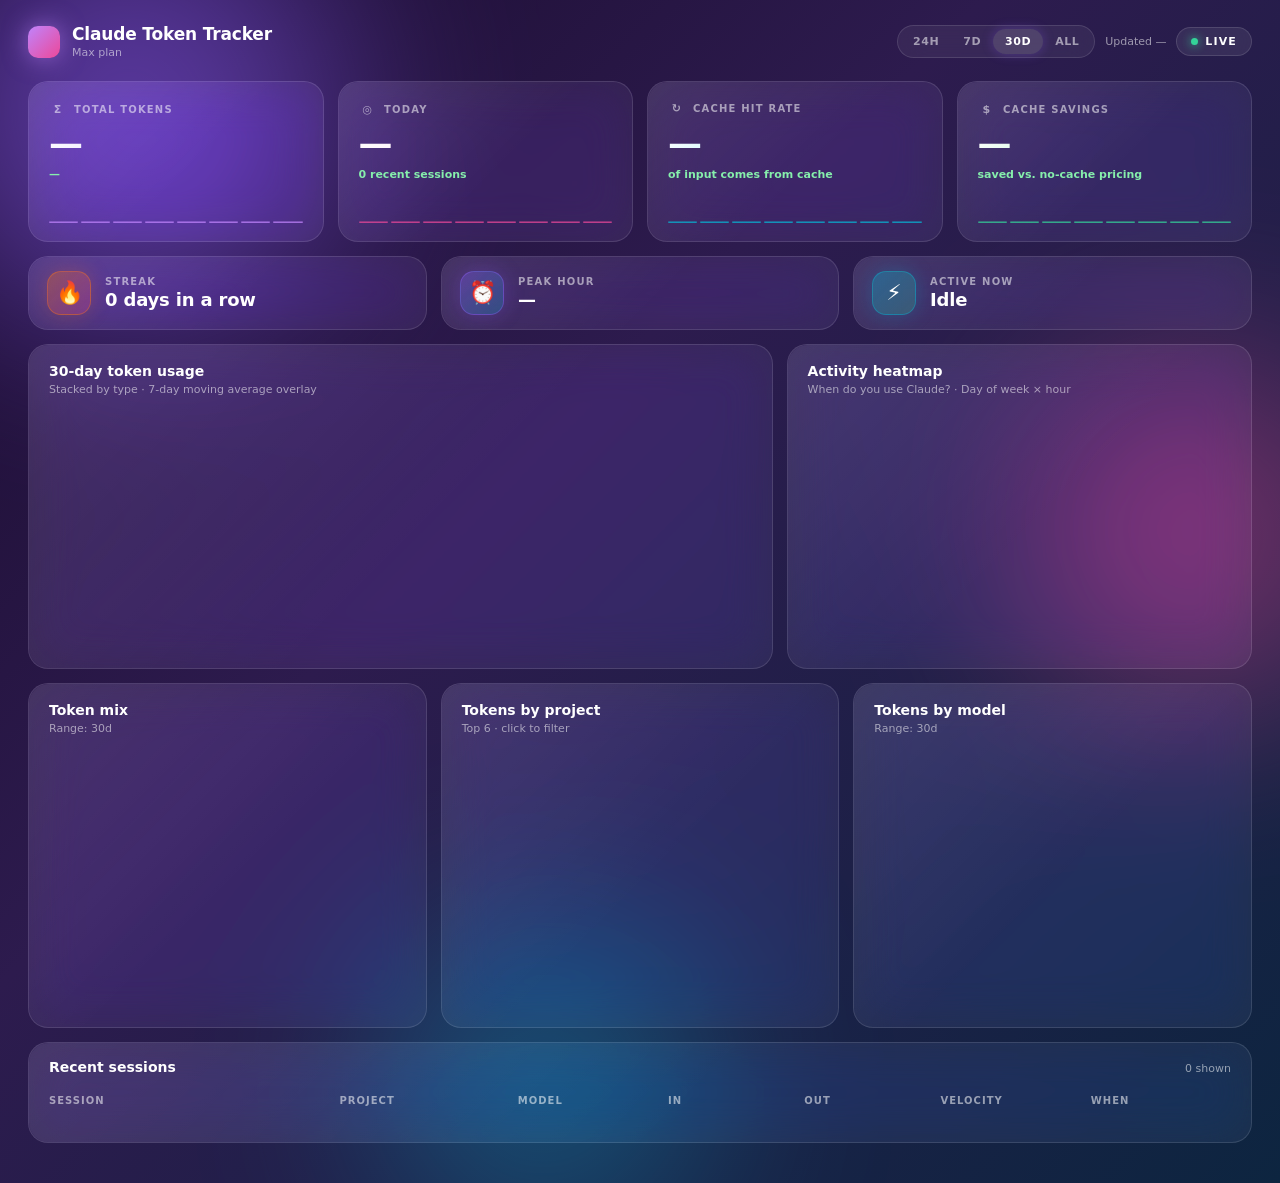
<file: claude_token_tracker/ui/index.html>
<!DOCTYPE html>
<html lang="en">
<head>
<meta charset="UTF-8">
<meta http-equiv="Content-Security-Policy"
  content="default-src 'self'; script-src 'self' 'unsafe-eval'; style-src 'self' 'unsafe-inline'; font-src 'self'; connect-src 'none'; img-src 'self' data:;">
<title>Claude Token Tracker</title>
<link rel="stylesheet" href="styles.css">
<script defer src="vendor/alpine.min.js"></script>
<script src="vendor/echarts.min.js"></script>
</head>
<body>
<div class="stage" x-data="dashboard()" x-init="init()">
  <div class="glow g1"></div>
  <div class="glow g2"></div>
  <div class="glow g3"></div>

  <div class="content">
    <!-- Header -->
    <div class="header">
      <div class="logo">
        <div class="logo-dot"></div>
        <div>
          <div class="logo-text">Claude Token Tracker</div>
          <div class="logo-sub">Max plan</div>
        </div>
      </div>
      <div class="header-right">
        <!-- Range filter -->
        <div class="range-filter">
          <template x-for="r in ['24h','7d','30d','all']" :key="r">
            <button
              class="range-btn"
              :class="{'active': range === r}"
              @click="setRange(r)"
              x-text="r"></button>
          </template>
        </div>
        <div class="updated" x-text="'Updated ' + updatedAt"></div>
        <div class="live"><span class="live-dot"></span>LIVE</div>
      </div>
    </div>

    <!-- Hero cards -->
    <div class="hero">
      <div class="glass">
        <div class="card-label"><span class="card-icon">Σ</span>Total tokens</div>
        <div class="hero-value grad-purple" x-text="fmt(data.total_tokens)">—</div>
        <div class="hero-delta" x-text="fmtTrend(data.weekly_trend_pct)">—</div>
        <div class="sparkline" x-html="sparkBars(sparkSeries('total'), 'purple')"></div>
      </div>
      <div class="glass">
        <div class="card-label"><span class="card-icon">◎</span>Today</div>
        <div class="hero-value grad-pink" x-text="fmt(data.today_tokens)">—</div>
        <div class="hero-delta" x-text="(data.sessions?.length ?? 0) + ' recent sessions'"></div>
        <div class="sparkline pink" x-html="sparkBars(sparkSeries('today'), 'pink')"></div>
      </div>
      <div class="glass">
        <div class="card-label"><span class="card-icon">↻</span>Cache hit rate</div>
        <div class="hero-value grad-cyan" x-text="fmtPct(data.cache_hit_rate)">—</div>
        <div class="hero-delta">of input comes from cache</div>
        <div class="sparkline cyan" x-html="sparkBars(sparkSeries('hit'), 'cyan')"></div>
      </div>
      <div class="glass">
        <div class="card-label"><span class="card-icon">$</span>Cache savings</div>
        <div class="hero-value grad-mint" x-text="fmtUsd(data.cache_savings_usd)">—</div>
        <div class="hero-delta">saved vs. no-cache pricing</div>
        <div class="sparkline mint" x-html="sparkBars(sparkSeries('savings'), 'mint')"></div>
      </div>
    </div>

    <!-- Insights strip -->
    <div class="insights">
      <div class="glass chip">
        <div class="chip-icon flame">🔥</div>
        <div>
          <div class="chip-label">Streak</div>
          <div class="chip-value" x-text="(data.streak_days ?? 0) + ' day' + ((data.streak_days === 1) ? '' : 's') + ' in a row'"></div>
        </div>
      </div>
      <div class="glass chip">
        <div class="chip-icon clock">⏰</div>
        <div>
          <div class="chip-label">Peak hour</div>
          <div class="chip-value" x-text="fmtHour(data.peak_hour)"></div>
        </div>
      </div>
      <div class="glass chip">
        <div class="chip-icon bolt">⚡</div>
        <div>
          <div class="chip-label">Active now</div>
          <div class="chip-value" x-text="fmtActive(data.active_now_tpm)"></div>
        </div>
      </div>
    </div>

    <!-- Main charts -->
    <div class="main-charts">
      <div class="glass">
        <div class="chart-title">30-day token usage</div>
        <div class="chart-sub">Stacked by type · 7-day moving average overlay</div>
        <div id="chart-daily" class="area-wrap"></div>
      </div>
      <div class="glass">
        <div class="chart-title">Activity heatmap</div>
        <div class="chart-sub">When do you use Claude? · Day of week × hour</div>
        <div id="chart-heatmap" style="height: 240px; margin-top: 8px;"></div>
      </div>
    </div>

    <!-- Breakdowns -->
    <div class="breakdown">
      <div class="glass">
        <div class="chart-title">Token mix</div>
        <div class="chart-sub" x-text="'Range: ' + range"></div>
        <div id="chart-donut" style="height: 260px;"></div>
      </div>
      <div class="glass">
        <div class="chart-title">Tokens by project</div>
        <div class="chart-sub">Top 6 · click to filter</div>
        <div id="chart-projects" style="height: 260px; margin-top: 8px;"></div>
      </div>
      <div class="glass">
        <div class="chart-title">Tokens by model</div>
        <div class="chart-sub" x-text="'Range: ' + range"></div>
        <div id="chart-models" style="height: 260px; margin-top: 8px;"></div>
      </div>
    </div>

    <!-- Sessions table -->
    <div class="glass session-table">
      <div class="session-head">
        <div class="chart-title">Recent sessions</div>
        <div class="chart-sub" style="margin:0" x-text="(data.sessions?.length ?? 0) + ' shown'"></div>
      </div>
      <div class="session-rows">
        <div class="session-row header">
          <div>Session</div><div>Project</div><div>Model</div>
          <div>In</div><div>Out</div><div>Velocity</div><div>When</div>
        </div>
        <template x-for="s in (data.sessions ?? [])" :key="s.session_id">
          <div class="session-row">
            <div class="session-title" x-text="s.title"></div>
            <div class="session-project" x-text="s.project"></div>
            <div class="session-model" x-text="s.model"></div>
            <div class="session-num in" x-text="fmt(s.input_tokens)"></div>
            <div class="session-num out" x-text="fmt(s.output_tokens)"></div>
            <div class="mini-spark" x-html="sparkBars(s.velocity, 'purple')"></div>
            <div class="session-when" x-text="fmtWhen(s.last_timestamp)"></div>
          </div>
        </template>
      </div>
    </div>

  </div>
</div>

<script src="app.js"></script>
</body>
</html>
</file>
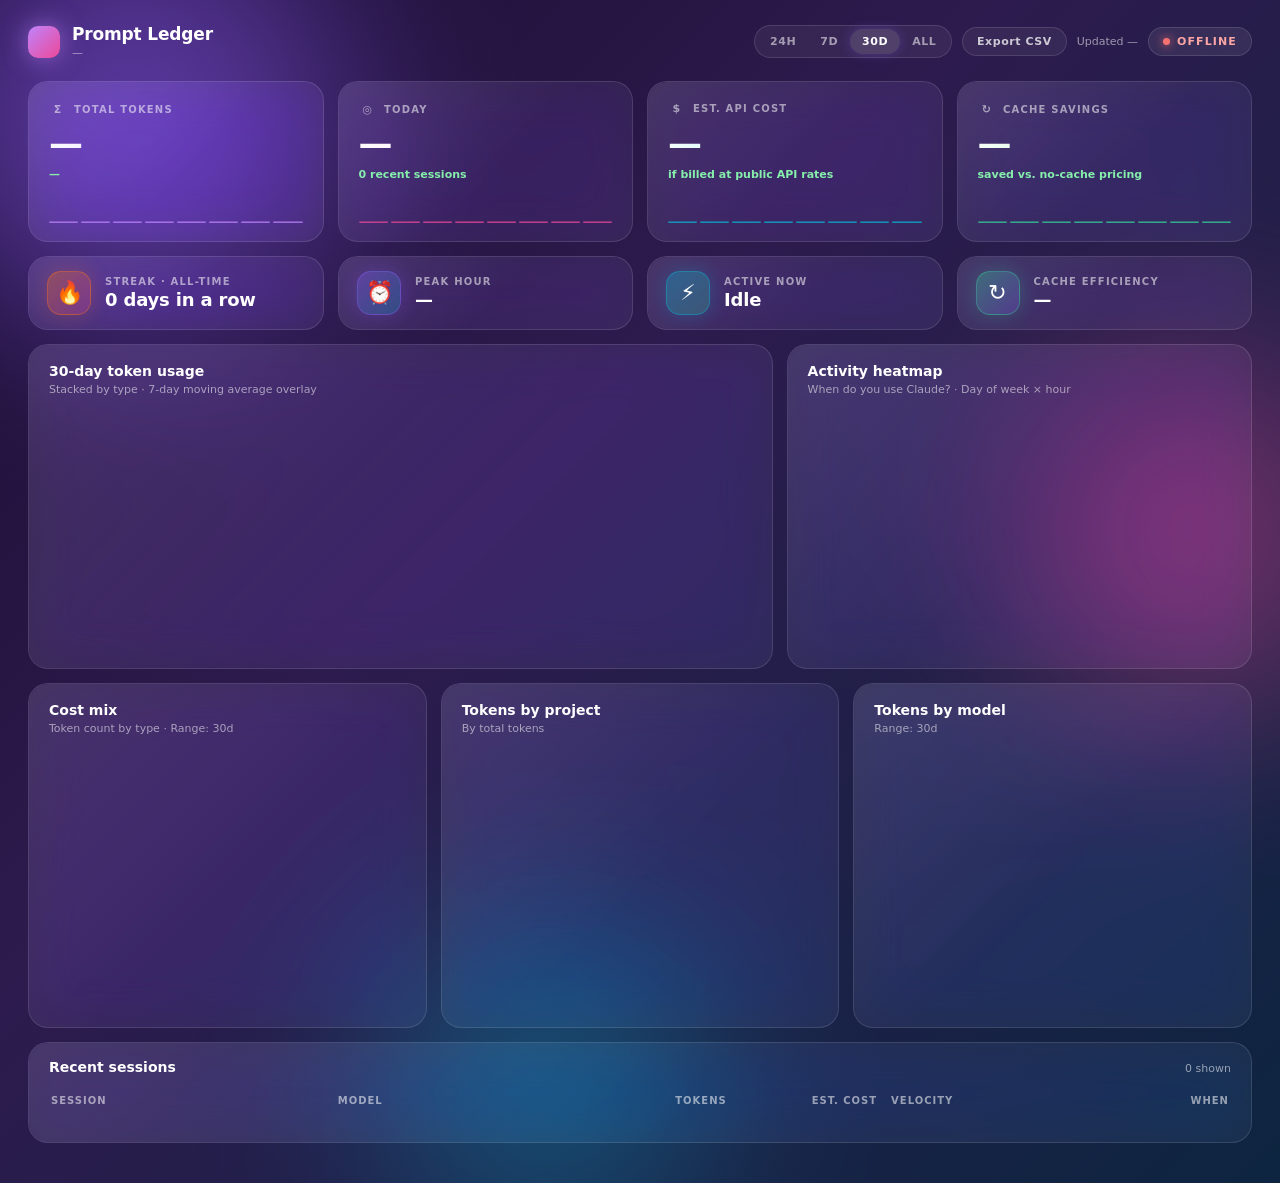
<file: prompt_ledger/ui/index.html>
<!DOCTYPE html>
<html lang="en">
<head>
<meta charset="UTF-8">
<meta http-equiv="Content-Security-Policy"
  content="default-src 'self'; script-src 'self' 'unsafe-eval'; style-src 'self' 'unsafe-inline'; font-src 'self'; connect-src 'none'; img-src 'self' data:;">
<title>Prompt Ledger</title>
<link rel="stylesheet" href="styles.css">
<script defer src="vendor/alpine.min.js"></script>
<script src="vendor/echarts.min.js"></script>
</head>
<body>
<div class="stage" x-data="dashboard()" x-init="init()">
  <div class="glow g1"></div>
  <div class="glow g2"></div>
  <div class="glow g3"></div>

  <div class="content">
    <!-- Header -->
    <div class="header">
      <div class="logo">
        <div class="logo-dot"></div>
        <div>
          <div class="logo-text">Prompt Ledger</div>
          <div class="logo-sub" x-text="appInfo">—</div>
        </div>
      </div>
      <div class="header-right">
        <!-- Project filter -->
        <select
          class="project-select"
          x-show="(data.all_projects?.length ?? 0) > 1"
          @change="setProject($event.target.value || null)">
          <option value="">All projects</option>
          <template x-for="p in (data.all_projects ?? [])" :key="p">
            <option :value="p" :selected="project === p" x-text="labelFor(p)"></option>
          </template>
        </select>
        <!-- Range filter -->
        <div class="range-filter">
          <template x-for="r in ['24h','7d','30d','all']" :key="r">
            <button
              class="range-btn"
              :class="{'active': range === r}"
              @click="setRange(r)"
              x-text="r"></button>
          </template>
        </div>
        <button class="export-btn" @click="exportCsv()" title="Export all sessions to CSV">Export CSV</button>
        <div class="updated" x-text="'Updated ' + updatedAt"></div>
        <div class="live" :class="{'offline': !live}">
          <span class="live-dot"></span><span x-text="live ? 'LIVE' : 'OFFLINE'">LIVE</span>
        </div>
      </div>
    </div>

    <!-- Hero cards -->
    <div class="hero">
      <div class="glass" title="Total includes cache-read tokens (context replayed from cache), which dominate the raw count.">
        <div class="card-label"><span class="card-icon">Σ</span>Total tokens</div>
        <div class="hero-value grad-purple" x-text="fmt(data.total_tokens)">—</div>
        <div class="hero-delta" x-text="totalDeltaLine()">—</div>
        <div class="sparkline" x-html="sparkBarsHero('total')"></div>
      </div>
      <div class="glass">
        <div class="card-label"><span class="card-icon">◎</span>Today</div>
        <div class="hero-value grad-pink" x-text="fmt(data.today_tokens)">—</div>
        <div class="hero-delta" x-text="(data.sessions?.length ?? 0) + ' recent sessions'"></div>
        <div class="sparkline pink" x-html="sparkBarsHero('today')"></div>
      </div>
      <div class="glass">
        <div class="card-label"><span class="card-icon">$</span>Est. API cost</div>
        <div class="hero-value grad-cyan" x-text="fmtUsd(data.est_cost_usd)">—</div>
        <div class="hero-delta">if billed at public API rates</div>
        <div class="sparkline cyan" x-html="sparkBarsHero('total')"></div>
      </div>
      <div class="glass">
        <div class="card-label"><span class="card-icon">↻</span>Cache savings</div>
        <div class="hero-value grad-mint" x-text="fmtUsd(data.cache_savings_usd)">—</div>
        <div class="hero-delta">saved vs. no-cache pricing</div>
        <div class="sparkline mint" x-html="sparkBarsHero('savings')"></div>
      </div>
    </div>

    <!-- Insights strip -->
    <div class="insights">
      <div class="glass chip">
        <div class="chip-icon flame">🔥</div>
        <div>
          <div class="chip-label">Streak · all-time</div>
          <div class="chip-value" x-text="(data.streak_days ?? 0) + ' day' + ((data.streak_days === 1) ? '' : 's') + ' in a row'"></div>
        </div>
      </div>
      <div class="glass chip">
        <div class="chip-icon clock">⏰</div>
        <div>
          <div class="chip-label">Peak hour</div>
          <div class="chip-value" x-text="fmtHour(data.peak_hour)"></div>
        </div>
      </div>
      <div class="glass chip">
        <div class="chip-icon bolt">⚡</div>
        <div>
          <div class="chip-label">Active now</div>
          <div class="chip-value" x-text="fmtActive(data.active_now_tpm)"></div>
        </div>
      </div>
      <div class="glass chip">
        <div class="chip-icon cache">↻</div>
        <div>
          <div class="chip-label">Cache efficiency</div>
          <div class="chip-value" x-text="fmtCacheChip(data.cache_efficiency, data.cache_reuse_ratio)"></div>
        </div>
      </div>
    </div>

    <!-- Main charts -->
    <div class="main-charts">
      <div class="glass">
        <div class="chart-title" x-text="dailyChartTitle()">Token usage</div>
        <div class="chart-sub" x-text="dailyChartSub()">Stacked by type</div>
        <div id="chart-daily" class="area-wrap"></div>
      </div>
      <div class="glass">
        <div class="chart-title">Activity heatmap</div>
        <div class="chart-sub">When do you use Claude? · Day of week × hour</div>
        <div id="chart-heatmap" style="height: 240px; margin-top: 8px;"></div>
      </div>
    </div>

    <!-- Breakdowns -->
    <div class="breakdown">
      <div class="glass">
        <div class="chart-title">Cost mix</div>
        <div class="chart-sub" x-text="donutSub()">Est. API cost by type</div>
        <div id="chart-donut" style="height: 260px;"></div>
      </div>
      <div class="glass">
        <div class="chart-title">Tokens by project</div>
        <div class="chart-sub" x-text="projectsSub()">By total tokens</div>
        <div id="chart-projects" style="height: 260px; margin-top: 8px;"></div>
      </div>
      <div class="glass">
        <div class="chart-title">Tokens by model</div>
        <div class="chart-sub" x-text="'Range: ' + range"></div>
        <div id="chart-models" style="height: 260px; margin-top: 8px;"></div>
      </div>
    </div>

    <!-- Sessions table -->
    <div class="glass session-table">
      <div class="session-head">
        <div class="chart-title">Recent sessions</div>
        <div class="chart-sub" style="margin:0" x-text="(data.sessions?.length ?? 0) + ' shown'"></div>
      </div>
      <div class="session-rows">
        <div class="session-row header">
          <div>Session</div><div>Model</div>
          <div class="num">Tokens</div><div class="num">Est. cost</div><div>Velocity</div><div class="num">When</div>
        </div>
        <template x-for="s in (data.sessions ?? [])" :key="s.session_id">
          <div class="session-row clickable"
               @click="openFolder(s.session_id)"
               :title="sessionTip(s)">
            <div class="session-project" x-text="s.title"></div>
            <div class="session-model" x-text="s.model"></div>
            <div class="session-num" x-text="fmt(s.total_tokens)"></div>
            <div class="session-num cost" x-text="fmtUsd(s.est_cost_usd)"></div>
            <div class="mini-spark" x-html="sparkBars(s.velocity, 'purple')"></div>
            <div class="session-when" x-text="fmtWhen(s.last_timestamp)"></div>
          </div>
        </template>
      </div>
    </div>

  </div>
</div>

<script src="app.js"></script>
</body>
</html>
</file>
<file: claude_token_tracker/ui/styles.css>
* { box-sizing: border-box; margin: 0; padding: 0; }
  :root {
    --purple: #8b5cf6;
    --pink:   #ec4899;
    --cyan:   #06b6d4;
    --mint:   #34d399;
    --yellow: #fbbf24;
    --flame:  #f97316;
    --sky:    #60a5fa;
    --text:   #ffffff;
    --dim:    rgba(255,255,255,0.55);
    --dim2:   rgba(255,255,255,0.75);
  }
  html, body {
    font-family: 'Segoe UI Variable', 'Segoe UI', system-ui, -apple-system, BlinkMacSystemFont, sans-serif;
    background: #0a0a0f;
    color: var(--text);
    min-height: 100vh;
  }
  .stage {
    position: relative;
    background: linear-gradient(135deg, #1a0b2e 0%, #2d1b4e 40%, #0d2540 100%);
    min-height: 100vh;
    padding: 24px 28px 40px 28px;
    overflow-x: hidden;
    overflow-y: auto;
  }
  /* Background glow blobs */
  .glow {
    position: absolute;
    border-radius: 50%;
    filter: blur(100px);
    pointer-events: none;
    z-index: 0;
  }
  .glow.g1 { width: 420px; height: 420px; background: #8b5cf6; top: -100px; left: -80px; opacity: 0.55; }
  .glow.g2 { width: 360px; height: 360px; background: #ec4899; top: 30%; right: -100px; opacity: 0.4; }
  .glow.g3 { width: 320px; height: 320px; background: #06b6d4; bottom: -60px; left: 30%; opacity: 0.35; }

  .content { position: relative; z-index: 2; max-width: 1500px; margin: 0 auto; }

  /* ── Header ─────────────────────────── */
  .header {
    display: flex;
    justify-content: space-between;
    align-items: center;
    margin-bottom: 22px;
  }
  .logo {
    display: flex;
    align-items: center;
    gap: 12px;
  }
  .logo-dot {
    width: 32px; height: 32px;
    border-radius: 10px;
    background: linear-gradient(135deg, #c084fc, #ec4899);
    box-shadow: 0 0 24px rgba(192,132,252,0.6);
  }
  .logo-text {
    font-weight: 700;
    font-size: 17px;
    letter-spacing: -0.01em;
  }
  .logo-sub {
    font-size: 11px;
    color: var(--dim);
    margin-top: 2px;
  }
  .header-right { display: flex; gap: 10px; align-items: center; }
  .live {
    display: flex;
    align-items: center;
    gap: 7px;
    background: rgba(255,255,255,0.08);
    backdrop-filter: blur(20px);
    border: 1px solid rgba(255,255,255,0.12);
    padding: 7px 14px;
    border-radius: 999px;
    font-size: 11px;
    font-weight: 600;
    letter-spacing: 0.1em;
  }
  .live-dot {
    width: 7px; height: 7px;
    border-radius: 50%;
    background: #34d399;
    box-shadow: 0 0 10px #34d399;
    animation: pulse 1.6s ease-in-out infinite;
  }
  @keyframes pulse {
    0%, 100% { opacity: 1; transform: scale(1); }
    50% { opacity: 0.4; transform: scale(1.4); }
  }
  .updated {
    font-size: 11px;
    color: var(--dim);
  }

  /* ── Glass card base ─────────────────── */
  .glass {
    background: rgba(255,255,255,0.06);
    backdrop-filter: blur(24px) saturate(140%);
    -webkit-backdrop-filter: blur(24px) saturate(140%);
    border: 1px solid rgba(255,255,255,0.12);
    border-radius: 20px;
    padding: 18px 20px;
    position: relative;
    overflow: hidden;
  }
  .glass::before {
    content: '';
    position: absolute;
    inset: 0;
    background: linear-gradient(135deg, rgba(255,255,255,0.08), transparent 55%);
    pointer-events: none;
    border-radius: inherit;
  }
  .glass > * { position: relative; z-index: 1; }

  .card-label {
    font-size: 10px;
    font-weight: 600;
    letter-spacing: 0.12em;
    color: var(--dim);
    text-transform: uppercase;
    margin-bottom: 8px;
    display: flex;
    align-items: center;
    gap: 7px;
  }
  .card-icon {
    display: inline-flex;
    align-items: center;
    justify-content: center;
    width: 18px; height: 18px;
    font-size: 11px;
  }

  /* ── Hero row — 4 big cards ──────────── */
  .hero {
    display: grid;
    grid-template-columns: repeat(auto-fit, minmax(220px, 1fr));
    gap: 14px;
    margin-bottom: 14px;
  }
  .hero-value {
    font-size: 34px;
    font-weight: 800;
    letter-spacing: -0.025em;
    line-height: 1.05;
    margin-bottom: 6px;
  }
  .grad-purple { background: linear-gradient(135deg, #fff 0%, #c4b5fd 100%); -webkit-background-clip: text; background-clip: text; -webkit-text-fill-color: transparent; }
  .grad-pink   { background: linear-gradient(135deg, #fff 0%, #fbcfe8 100%); -webkit-background-clip: text; background-clip: text; -webkit-text-fill-color: transparent; }
  .grad-cyan   { background: linear-gradient(135deg, #fff 0%, #67e8f9 100%); -webkit-background-clip: text; background-clip: text; -webkit-text-fill-color: transparent; }
  .grad-mint   { background: linear-gradient(135deg, #fff 0%, #86efac 100%); -webkit-background-clip: text; background-clip: text; -webkit-text-fill-color: transparent; }
  .hero-delta {
    font-size: 11px;
    color: #86efac;
    font-weight: 600;
  }
  .hero-delta.warn { color: #fcd34d; }
  .sparkline {
    margin-top: 10px;
    height: 32px;
    display: flex;
    align-items: flex-end;
    gap: 3px;
  }
  .sparkline span {
    flex: 1;
    border-radius: 2px;
    background: linear-gradient(to top, rgba(192,132,252,0.9), rgba(192,132,252,0.25));
  }
  .sparkline.pink span  { background: linear-gradient(to top, rgba(236,72,153,0.9), rgba(236,72,153,0.25)); }
  .sparkline.cyan span  { background: linear-gradient(to top, rgba(6,182,212,0.9), rgba(6,182,212,0.25)); }
  .sparkline.mint span  { background: linear-gradient(to top, rgba(52,211,153,0.9), rgba(52,211,153,0.25)); }

  /* ── Insights strip ───────────────────── */
  .insights {
    display: grid;
    grid-template-columns: repeat(auto-fit, minmax(220px, 1fr));
    gap: 14px;
    margin-bottom: 14px;
  }
  .chip {
    display: flex;
    align-items: center;
    gap: 14px;
    padding: 14px 18px;
  }
  .chip-icon {
    width: 44px; height: 44px;
    border-radius: 14px;
    display: flex;
    align-items: center;
    justify-content: center;
    font-size: 22px;
    flex-shrink: 0;
  }
  .chip-icon.flame { background: linear-gradient(135deg, rgba(249,115,22,0.35), rgba(236,72,153,0.25)); border: 1px solid rgba(249,115,22,0.4); box-shadow: 0 0 20px rgba(249,115,22,0.25); }
  .chip-icon.clock { background: linear-gradient(135deg, rgba(139,92,246,0.35), rgba(6,182,212,0.25)); border: 1px solid rgba(139,92,246,0.4); box-shadow: 0 0 20px rgba(139,92,246,0.25); }
  .chip-icon.bolt  { background: linear-gradient(135deg, rgba(6,182,212,0.35), rgba(52,211,153,0.25)); border: 1px solid rgba(6,182,212,0.4); box-shadow: 0 0 20px rgba(6,182,212,0.25); }
  .chip-value {
    font-size: 18px;
    font-weight: 700;
    letter-spacing: -0.01em;
  }
  .chip-label {
    font-size: 10px;
    font-weight: 600;
    letter-spacing: 0.12em;
    color: var(--dim);
    text-transform: uppercase;
    margin-bottom: 2px;
  }

  /* ── Main chart row ───────────────────── */
  .main-charts {
    display: grid;
    grid-template-columns: minmax(0, 1.6fr) minmax(0, 1fr);
    gap: 14px;
    margin-bottom: 14px;
  }

  /* Area chart */
  .chart-title {
    font-size: 14px;
    font-weight: 700;
    margin-bottom: 4px;
  }
  .chart-sub {
    font-size: 11px;
    color: var(--dim);
    margin-bottom: 14px;
  }
  .area-wrap {
    height: 240px;
    width: 100%;
    position: relative;
  }
  .area-wrap svg { width: 100%; height: 100%; }
  .legend {
    display: flex;
    gap: 14px;
    margin-top: 8px;
    flex-wrap: wrap;
  }
  .legend-item {
    display: flex;
    align-items: center;
    gap: 6px;
    font-size: 11px;
    color: var(--dim2);
  }
  .legend-dot {
    width: 9px; height: 9px;
    border-radius: 3px;
  }

  /* Heatmap */
  .heatmap {
    display: grid;
    grid-template-columns: 32px repeat(24, 1fr);
    gap: 3px;
    margin-top: 10px;
  }
  .heat-hour-label,
  .heat-day-label {
    font-size: 9px;
    color: var(--dim);
    font-weight: 600;
    display: flex;
    align-items: center;
    justify-content: center;
  }
  .heat-hour-label { grid-column: span 1; }
  .heat-cell {
    aspect-ratio: 1;
    border-radius: 3px;
    background: rgba(139,92,246,0.08);
    transition: transform 0.15s;
  }
  .heat-cell:hover { transform: scale(1.6); z-index: 3; }
  .heat-cell.h1 { background: rgba(139,92,246,0.22); }
  .heat-cell.h2 { background: rgba(139,92,246,0.4); }
  .heat-cell.h3 { background: rgba(139,92,246,0.65); box-shadow: 0 0 8px rgba(139,92,246,0.3); }
  .heat-cell.h4 { background: linear-gradient(135deg, #a78bfa, #ec4899); box-shadow: 0 0 10px rgba(236,72,153,0.5); }
  .heat-legend {
    display: flex;
    align-items: center;
    gap: 6px;
    font-size: 10px;
    color: var(--dim);
    margin-top: 12px;
    justify-content: flex-end;
  }
  .heat-legend-box {
    width: 12px; height: 12px;
    border-radius: 3px;
  }

  /* ── Breakdown row ────────────────────── */
  .breakdown {
    display: grid;
    grid-template-columns: repeat(auto-fit, minmax(260px, 1fr));
    gap: 14px;
    margin-bottom: 14px;
  }

  /* Donut */
  .donut-wrap {
    display: flex;
    align-items: center;
    justify-content: center;
    flex-direction: column;
    height: 100%;
  }
  .donut {
    width: 160px; height: 160px;
    position: relative;
    margin: 8px auto 16px auto;
  }
  .donut svg { transform: rotate(-90deg); filter: drop-shadow(0 0 12px rgba(139,92,246,0.35)); }
  .donut-center {
    position: absolute; inset: 0;
    display: flex;
    align-items: center;
    justify-content: center;
    flex-direction: column;
  }
  .donut-total { font-size: 22px; font-weight: 800; letter-spacing: -0.02em; }
  .donut-sub { font-size: 10px; color: var(--dim); letter-spacing: 0.1em; font-weight: 600; }
  .donut-legend {
    display: grid;
    grid-template-columns: 1fr 1fr;
    gap: 8px 14px;
    margin-top: 6px;
  }
  .dlegend {
    display: flex; align-items: center; gap: 7px;
    font-size: 11px;
    color: var(--dim2);
  }
  .dlegend .legend-dot { width: 9px; height: 9px; }

  /* Horizontal bars */
  .hbar-row {
    margin-bottom: 11px;
  }
  .hbar-label {
    display: flex;
    justify-content: space-between;
    font-size: 11px;
    margin-bottom: 4px;
  }
  .hbar-label .name {
    color: var(--dim2);
    font-weight: 500;
  }
  .hbar-label .val {
    color: var(--text);
    font-weight: 700;
  }
  .hbar-track {
    height: 8px;
    background: rgba(255,255,255,0.06);
    border-radius: 999px;
    overflow: hidden;
    display: flex;
  }
  .hbar-seg {
    height: 100%;
  }
  .hbar-seg.input  { background: linear-gradient(90deg, #60a5fa, #06b6d4); }
  .hbar-seg.output { background: linear-gradient(90deg, #ec4899, #f472b6); }
  .hbar-seg.cacheW { background: linear-gradient(90deg, #fbbf24, #f59e0b); }
  .hbar-seg.cacheR { background: linear-gradient(90deg, #34d399, #10b981); }

  .model-bar {
    height: 8px;
    border-radius: 999px;
    background: rgba(255,255,255,0.06);
    overflow: hidden;
    position: relative;
  }
  .model-bar .fill {
    height: 100%;
    border-radius: inherit;
  }
  .model-bar .fill.a { background: linear-gradient(90deg, #8b5cf6, #ec4899); }
  .model-bar .fill.b { background: linear-gradient(90deg, #06b6d4, #8b5cf6); }
  .model-bar .fill.c { background: linear-gradient(90deg, #34d399, #06b6d4); }

  /* ── Sessions table ────────────────────── */
  .session-table {
    padding: 0;
  }
  .session-head {
    padding: 16px 20px 12px 20px;
    display: flex;
    justify-content: space-between;
    align-items: center;
  }
  .session-rows { padding: 0 8px 10px 8px; }
  .session-row {
    display: grid;
    grid-template-columns: 2fr 1.2fr 1fr 0.9fr 0.9fr 1fr 1fr;
    align-items: center;
    gap: 10px;
    padding: 10px 12px;
    border-radius: 12px;
    font-size: 12px;
    transition: background 0.15s;
  }
  .session-row:hover { background: rgba(255,255,255,0.04); }
  .session-row.header {
    font-size: 10px;
    letter-spacing: 0.1em;
    font-weight: 600;
    color: var(--dim);
    text-transform: uppercase;
    padding-top: 4px; padding-bottom: 4px;
  }
  .session-title { font-weight: 600; }
  .session-project { color: var(--dim2); }
  .session-model {
    color: #c4b5fd;
    font-family: 'Cascadia Mono', 'Consolas', ui-monospace, monospace;
    font-size: 11px;
    font-weight: 500;
  }
  .session-num { font-weight: 600; font-family: 'Cascadia Mono', 'Consolas', ui-monospace, monospace; font-size: 11px; }
  .session-num.in  { color: #7dd3fc; }
  .session-num.out { color: #f9a8d4; }
  .mini-spark {
    display: flex;
    align-items: flex-end;
    height: 20px;
    gap: 2px;
  }
  .mini-spark span {
    flex: 1;
    background: linear-gradient(to top, rgba(139,92,246,0.9), rgba(236,72,153,0.6));
    border-radius: 1px;
  }
  .session-when { color: var(--dim); font-size: 11px; }

  /* Row section heading */
  .section-title {
    font-size: 11px;
    font-weight: 700;
    letter-spacing: 0.14em;
    color: var(--dim);
    text-transform: uppercase;
    margin: 0 4px 8px 4px;
  }

/* Range filter segmented control */
.range-filter {
  display: flex;
  background: rgba(255,255,255,0.06);
  border: 1px solid rgba(255,255,255,0.12);
  border-radius: 999px;
  padding: 3px;
  backdrop-filter: blur(12px);
}
.range-btn {
  background: transparent;
  border: none;
  color: var(--dim, rgba(255,255,255,0.6));
  font-size: 11px;
  font-weight: 600;
  letter-spacing: 0.05em;
  text-transform: uppercase;
  padding: 6px 12px;
  border-radius: 999px;
  cursor: pointer;
  transition: all 0.15s;
  font-family: inherit;
}
.range-btn:hover { color: #fff; }
.range-btn.active {
  background: rgba(255,255,255,0.12);
  color: #fff;
  box-shadow: 0 0 12px rgba(139,92,246,0.3);
}

/* ── Responsive ───────────────────────────── */
@media (max-width: 960px) {
  .main-charts {
    grid-template-columns: 1fr;
  }
  .header {
    flex-wrap: wrap;
    gap: 12px;
  }
  .header-right {
    flex-wrap: wrap;
  }
  .session-row {
    grid-template-columns: 2fr 1.2fr 0.9fr 0.9fr 1fr;
  }
  .session-row > .session-model,
  .session-row > .mini-spark,
  .session-row.header > :nth-child(3),
  .session-row.header > :nth-child(6) {
    display: none;
  }
}
@media (max-width: 640px) {
  .stage { padding: 16px 14px 28px 14px; }
  .hero-value { font-size: 28px; }
  .session-row {
    grid-template-columns: 2fr 0.9fr 0.9fr 1fr;
  }
  .session-row > .session-project,
  .session-row.header > :nth-child(2) {
    display: none;
  }
}
</file>
<file: prompt_ledger/ui/styles.css>
* { box-sizing: border-box; margin: 0; padding: 0; }
  :root {
    --purple: #8b5cf6;
    --pink:   #ec4899;
    --cyan:   #06b6d4;
    --mint:   #34d399;
    --yellow: #fbbf24;
    --flame:  #f97316;
    --sky:    #60a5fa;
    --text:   #ffffff;
    --dim:    rgba(255,255,255,0.55);
    --dim2:   rgba(255,255,255,0.75);
  }
  html, body {
    font-family: 'Segoe UI Variable', 'Segoe UI', system-ui, -apple-system, BlinkMacSystemFont, sans-serif;
    background: #0a0a0f;
    color: var(--text);
    min-height: 100vh;
  }
  .stage {
    position: relative;
    background: linear-gradient(135deg, #1a0b2e 0%, #2d1b4e 40%, #0d2540 100%);
    min-height: 100vh;
    padding: 24px 28px 40px 28px;
    overflow-x: hidden;
    overflow-y: auto;
  }
  /* Background glow blobs */
  .glow {
    position: absolute;
    border-radius: 50%;
    filter: blur(100px);
    pointer-events: none;
    z-index: 0;
  }
  .glow.g1 { width: 420px; height: 420px; background: #8b5cf6; top: -100px; left: -80px; opacity: 0.55; }
  .glow.g2 { width: 360px; height: 360px; background: #ec4899; top: 30%; right: -100px; opacity: 0.4; }
  .glow.g3 { width: 320px; height: 320px; background: #06b6d4; bottom: -60px; left: 30%; opacity: 0.35; }

  .content { position: relative; z-index: 2; max-width: 1500px; margin: 0 auto; }

  /* ── Header ─────────────────────────── */
  .header {
    display: flex;
    justify-content: space-between;
    align-items: center;
    margin-bottom: 22px;
  }
  .logo {
    display: flex;
    align-items: center;
    gap: 12px;
  }
  .logo-dot {
    width: 32px; height: 32px;
    border-radius: 10px;
    background: linear-gradient(135deg, #c084fc, #ec4899);
    box-shadow: 0 0 24px rgba(192,132,252,0.6);
  }
  .logo-text {
    font-weight: 700;
    font-size: 17px;
    letter-spacing: -0.01em;
  }
  .logo-sub {
    font-size: 11px;
    color: var(--dim);
    margin-top: 2px;
  }
  .header-right { display: flex; gap: 10px; align-items: center; }
  .live {
    display: flex;
    align-items: center;
    gap: 7px;
    background: rgba(255,255,255,0.08);
    backdrop-filter: blur(20px);
    border: 1px solid rgba(255,255,255,0.12);
    padding: 7px 14px;
    border-radius: 999px;
    font-size: 11px;
    font-weight: 600;
    letter-spacing: 0.1em;
  }
  .live-dot {
    width: 7px; height: 7px;
    border-radius: 50%;
    background: #34d399;
    box-shadow: 0 0 10px #34d399;
    animation: pulse 1.6s ease-in-out infinite;
  }
  @keyframes pulse {
    0%, 100% { opacity: 1; transform: scale(1); }
    50% { opacity: 0.4; transform: scale(1.4); }
  }
  .live.offline .live-dot {
    background: #f87171;
    box-shadow: 0 0 10px #f87171;
    animation: none;
  }
  .live.offline { color: #fca5a5; }
  .updated {
    font-size: 11px;
    color: var(--dim);
  }
  .project-select {
    background: rgba(255,255,255,0.06);
    border: 1px solid rgba(255,255,255,0.12);
    border-radius: 999px;
    color: var(--dim2);
    font-family: inherit;
    font-size: 11px;
    font-weight: 600;
    padding: 7px 12px;
    max-width: 220px;
    cursor: pointer;
    backdrop-filter: blur(12px);
  }
  .project-select:hover { color: #fff; }
  .project-select option { background: #1a0b2e; color: #fff; }
  .export-btn {
    background: rgba(255,255,255,0.06);
    border: 1px solid rgba(255,255,255,0.12);
    border-radius: 999px;
    color: var(--dim2);
    font-family: inherit;
    font-size: 11px;
    font-weight: 600;
    letter-spacing: 0.05em;
    padding: 7px 14px;
    cursor: pointer;
    backdrop-filter: blur(12px);
    transition: all 0.15s;
  }
  .export-btn:hover {
    color: #fff;
    box-shadow: 0 0 12px rgba(139,92,246,0.3);
  }

  /* ── Glass card base ─────────────────── */
  .glass {
    background: rgba(255,255,255,0.06);
    backdrop-filter: blur(24px) saturate(140%);
    -webkit-backdrop-filter: blur(24px) saturate(140%);
    border: 1px solid rgba(255,255,255,0.12);
    border-radius: 20px;
    padding: 18px 20px;
    position: relative;
    overflow: hidden;
  }
  .glass::before {
    content: '';
    position: absolute;
    inset: 0;
    background: linear-gradient(135deg, rgba(255,255,255,0.08), transparent 55%);
    pointer-events: none;
    border-radius: inherit;
  }
  .glass > * { position: relative; z-index: 1; }

  .card-label {
    font-size: 10px;
    font-weight: 600;
    letter-spacing: 0.12em;
    color: var(--dim);
    text-transform: uppercase;
    margin-bottom: 8px;
    display: flex;
    align-items: center;
    gap: 7px;
  }
  .card-icon {
    display: inline-flex;
    align-items: center;
    justify-content: center;
    width: 18px; height: 18px;
    font-size: 11px;
  }

  /* ── Hero row — 4 big cards ──────────── */
  .hero {
    display: grid;
    grid-template-columns: repeat(auto-fit, minmax(220px, 1fr));
    gap: 14px;
    margin-bottom: 14px;
  }
  .hero-value {
    font-size: 34px;
    font-weight: 800;
    letter-spacing: -0.025em;
    line-height: 1.05;
    margin-bottom: 6px;
  }
  .grad-purple { background: linear-gradient(135deg, #fff 0%, #c4b5fd 100%); -webkit-background-clip: text; background-clip: text; -webkit-text-fill-color: transparent; }
  .grad-pink   { background: linear-gradient(135deg, #fff 0%, #fbcfe8 100%); -webkit-background-clip: text; background-clip: text; -webkit-text-fill-color: transparent; }
  .grad-cyan   { background: linear-gradient(135deg, #fff 0%, #67e8f9 100%); -webkit-background-clip: text; background-clip: text; -webkit-text-fill-color: transparent; }
  .grad-mint   { background: linear-gradient(135deg, #fff 0%, #86efac 100%); -webkit-background-clip: text; background-clip: text; -webkit-text-fill-color: transparent; }
  .hero-delta {
    font-size: 11px;
    color: #86efac;
    font-weight: 600;
  }
  .hero-delta.warn { color: #fcd34d; }
  .sparkline {
    margin-top: 10px;
    height: 32px;
    display: flex;
    align-items: flex-end;
    gap: 3px;
  }
  .sparkline { position: relative; }
  .sparkline span {
    flex: 1;
    border-radius: 2px;
    background: linear-gradient(to top, rgba(192,132,252,0.9), rgba(192,132,252,0.25));
    cursor: default;
    transition: filter 0.12s;
  }
  .sparkline span:hover { filter: brightness(1.35); }
  .spark-tip {
    position: absolute;
    bottom: calc(100% + 6px);
    left: 0;
    background: #1a0b2e;
    border: 1px solid #8b5cf6;
    color: #fff;
    padding: 5px 9px;
    border-radius: 6px;
    white-space: nowrap;
    font-size: 11px;
    font-family: 'Cascadia Mono', Consolas, ui-monospace, monospace;
    font-weight: 600;
    pointer-events: none;
    z-index: 100;
    box-shadow: 0 8px 24px rgba(0,0,0,0.45);
    opacity: 0;
    transform: translateY(2px);
    transition: opacity 0.12s, transform 0.12s;
  }
  .spark-tip.visible { opacity: 1; transform: translateY(0); }
  .sparkline.pink span  { background: linear-gradient(to top, rgba(236,72,153,0.9), rgba(236,72,153,0.25)); }
  .sparkline.cyan span  { background: linear-gradient(to top, rgba(6,182,212,0.9), rgba(6,182,212,0.25)); }
  .sparkline.mint span  { background: linear-gradient(to top, rgba(52,211,153,0.9), rgba(52,211,153,0.25)); }

  /* ── Insights strip ───────────────────── */
  .insights {
    display: grid;
    grid-template-columns: repeat(auto-fit, minmax(220px, 1fr));
    gap: 14px;
    margin-bottom: 14px;
  }
  .chip {
    display: flex;
    align-items: center;
    gap: 14px;
    padding: 14px 18px;
  }
  .chip-icon {
    width: 44px; height: 44px;
    border-radius: 14px;
    display: flex;
    align-items: center;
    justify-content: center;
    font-size: 22px;
    flex-shrink: 0;
  }
  .chip-icon.flame { background: linear-gradient(135deg, rgba(249,115,22,0.35), rgba(236,72,153,0.25)); border: 1px solid rgba(249,115,22,0.4); box-shadow: 0 0 20px rgba(249,115,22,0.25); }
  .chip-icon.clock { background: linear-gradient(135deg, rgba(139,92,246,0.35), rgba(6,182,212,0.25)); border: 1px solid rgba(139,92,246,0.4); box-shadow: 0 0 20px rgba(139,92,246,0.25); }
  .chip-icon.bolt  { background: linear-gradient(135deg, rgba(6,182,212,0.35), rgba(52,211,153,0.25)); border: 1px solid rgba(6,182,212,0.4); box-shadow: 0 0 20px rgba(6,182,212,0.25); }
  .chip-icon.cache { background: linear-gradient(135deg, rgba(52,211,153,0.35), rgba(139,92,246,0.25)); border: 1px solid rgba(52,211,153,0.4); box-shadow: 0 0 20px rgba(52,211,153,0.25); }
  .chip-value {
    font-size: 18px;
    font-weight: 700;
    letter-spacing: -0.01em;
  }
  .chip-label {
    font-size: 10px;
    font-weight: 600;
    letter-spacing: 0.12em;
    color: var(--dim);
    text-transform: uppercase;
    margin-bottom: 2px;
  }

  /* ── Main chart row ───────────────────── */
  .main-charts {
    display: grid;
    grid-template-columns: minmax(0, 1.6fr) minmax(0, 1fr);
    gap: 14px;
    margin-bottom: 14px;
  }

  /* Area chart */
  .chart-title {
    font-size: 14px;
    font-weight: 700;
    margin-bottom: 4px;
  }
  .chart-sub {
    font-size: 11px;
    color: var(--dim);
    margin-bottom: 14px;
  }
  .area-wrap {
    height: 240px;
    width: 100%;
    position: relative;
  }
  .area-wrap svg { width: 100%; height: 100%; }
  .daily-guide {
    position: absolute;
    width: 0;
    border-left: 1px dashed rgba(139,92,246,0.55);
    pointer-events: none;
    opacity: 0;
    transition: opacity 0.1s;
    z-index: 2;
  }
  .daily-guide.visible { opacity: 1; }
  .daily-tip {
    position: absolute;
    min-width: 180px;
    max-width: 260px;
    background: #1a0b2e;
    border: 1px solid #8b5cf6;
    color: #fff;
    padding: 10px 12px;
    border-radius: 8px;
    box-shadow: 0 8px 24px rgba(0,0,0,0.45);
    pointer-events: none;
    opacity: 0;
    transform: translateY(2px);
    transition: opacity 0.12s, transform 0.12s;
    z-index: 3;
  }
  .daily-tip.visible { opacity: 1; transform: translateY(0); }
  .daily-tip-head {
    font-size: 11px;
    color: rgba(255,255,255,0.7);
    margin-bottom: 6px;
  }
  .daily-tip-row {
    display: flex;
    justify-content: space-between;
    gap: 16px;
    font-size: 12px;
    line-height: 1.6;
  }
  .daily-tip-row .dot {
    display: inline-block;
    width: 8px;
    height: 8px;
    border-radius: 50%;
    margin-right: 6px;
    vertical-align: middle;
  }
  .daily-tip-row .val {
    font-family: 'Cascadia Mono', Consolas, ui-monospace, monospace;
    font-weight: 600;
  }
  .daily-tip-total {
    display: flex;
    justify-content: space-between;
    gap: 16px;
    font-size: 12px;
    line-height: 1.6;
    margin-top: 4px;
    padding-top: 4px;
    border-top: 1px solid rgba(255,255,255,0.15);
  }
  .daily-tip-total > span:first-child {
    color: rgba(255,255,255,0.7);
    text-transform: uppercase;
    letter-spacing: 0.06em;
    font-size: 10px;
  }
  .daily-tip-total .val {
    font-family: 'Cascadia Mono', Consolas, ui-monospace, monospace;
    font-weight: 700;
  }
  .legend {
    display: flex;
    gap: 14px;
    margin-top: 8px;
    flex-wrap: wrap;
  }
  .legend-item {
    display: flex;
    align-items: center;
    gap: 6px;
    font-size: 11px;
    color: var(--dim2);
  }
  .legend-dot {
    width: 9px; height: 9px;
    border-radius: 3px;
  }

  /* Heatmap */
  .heatmap {
    display: grid;
    grid-template-columns: 32px repeat(24, 1fr);
    gap: 3px;
    margin-top: 10px;
  }
  .heat-hour-label,
  .heat-day-label {
    font-size: 9px;
    color: var(--dim);
    font-weight: 600;
    display: flex;
    align-items: center;
    justify-content: center;
  }
  .heat-hour-label { grid-column: span 1; }
  .heat-cell {
    aspect-ratio: 1;
    border-radius: 3px;
    background: rgba(139,92,246,0.08);
    transition: transform 0.15s;
  }
  .heat-cell:hover { transform: scale(1.6); z-index: 3; }
  .heat-cell.h1 { background: rgba(139,92,246,0.22); }
  .heat-cell.h2 { background: rgba(139,92,246,0.4); }
  .heat-cell.h3 { background: rgba(139,92,246,0.65); box-shadow: 0 0 8px rgba(139,92,246,0.3); }
  .heat-cell.h4 { background: linear-gradient(135deg, #a78bfa, #ec4899); box-shadow: 0 0 10px rgba(236,72,153,0.5); }
  .heat-legend {
    display: flex;
    align-items: center;
    gap: 6px;
    font-size: 10px;
    color: var(--dim);
    margin-top: 12px;
    justify-content: flex-end;
  }
  .heat-legend-box {
    width: 12px; height: 12px;
    border-radius: 3px;
  }

  /* ── Breakdown row ────────────────────── */
  .breakdown {
    display: grid;
    grid-template-columns: repeat(auto-fit, minmax(260px, 1fr));
    gap: 14px;
    margin-bottom: 14px;
  }

  /* Donut */
  .donut-wrap {
    display: flex;
    align-items: center;
    justify-content: center;
    flex-direction: column;
    height: 100%;
  }
  .donut {
    width: 160px; height: 160px;
    position: relative;
    margin: 8px auto 16px auto;
  }
  .donut svg { transform: rotate(-90deg); filter: drop-shadow(0 0 12px rgba(139,92,246,0.35)); }
  .donut-center {
    position: absolute; inset: 0;
    display: flex;
    align-items: center;
    justify-content: center;
    flex-direction: column;
  }
  .donut-total { font-size: 22px; font-weight: 800; letter-spacing: -0.02em; }
  .donut-sub { font-size: 10px; color: var(--dim); letter-spacing: 0.1em; font-weight: 600; }
  .donut-legend {
    display: grid;
    grid-template-columns: 1fr 1fr;
    gap: 8px 14px;
    margin-top: 6px;
  }
  .dlegend {
    display: flex; align-items: center; gap: 7px;
    font-size: 11px;
    color: var(--dim2);
  }
  .dlegend .legend-dot { width: 9px; height: 9px; }

  /* Horizontal bars */
  .hbar-row {
    margin-bottom: 11px;
  }
  .hbar-label {
    display: flex;
    justify-content: space-between;
    font-size: 11px;
    margin-bottom: 4px;
  }
  .hbar-label .name {
    color: var(--dim2);
    font-weight: 500;
  }
  .hbar-label .val {
    color: var(--text);
    font-weight: 700;
  }
  .hbar-track {
    height: 8px;
    background: rgba(255,255,255,0.06);
    border-radius: 999px;
    overflow: hidden;
    display: flex;
  }
  .hbar-seg {
    height: 100%;
  }
  .hbar-seg.input  { background: linear-gradient(90deg, #60a5fa, #06b6d4); }
  .hbar-seg.output { background: linear-gradient(90deg, #ec4899, #f472b6); }
  .hbar-seg.cacheW { background: linear-gradient(90deg, #fbbf24, #f59e0b); }
  .hbar-seg.cacheR { background: linear-gradient(90deg, #34d399, #10b981); }

  .model-bar {
    height: 8px;
    border-radius: 999px;
    background: rgba(255,255,255,0.06);
    overflow: hidden;
    position: relative;
  }
  .model-bar .fill {
    height: 100%;
    border-radius: inherit;
  }
  .model-bar .fill.a { background: linear-gradient(90deg, #8b5cf6, #ec4899); }
  .model-bar .fill.b { background: linear-gradient(90deg, #06b6d4, #8b5cf6); }
  .model-bar .fill.c { background: linear-gradient(90deg, #34d399, #06b6d4); }

  /* ── Sessions table ────────────────────── */
  .session-table {
    padding: 0;
  }
  .session-head {
    padding: 16px 20px 12px 20px;
    display: flex;
    justify-content: space-between;
    align-items: center;
  }
  .session-rows { padding: 0 8px 10px 8px; }
  .session-row {
    display: grid;
    grid-template-columns: 1.6fr 1.4fr 0.8fr 0.8fr 1fr 0.9fr;
    align-items: center;
    gap: 14px;
    padding: 10px 14px;
    border-radius: 12px;
    font-size: 12px;
    transition: background 0.15s;
  }
  .session-row > * { min-width: 0; overflow: hidden; text-overflow: ellipsis; white-space: nowrap; }
  .session-row .num,
  .session-row .session-num,
  .session-row .session-when { text-align: right; font-variant-numeric: tabular-nums; }
  .session-row:hover { background: rgba(255,255,255,0.04); }
  .session-row.header {
    font-size: 10px;
    letter-spacing: 0.1em;
    font-weight: 600;
    color: var(--dim);
    text-transform: uppercase;
    padding-top: 4px; padding-bottom: 4px;
  }
  .session-project { color: var(--fg); font-weight: 600; }
  .session-model {
    color: #c4b5fd;
    font-family: 'Cascadia Mono', 'Consolas', ui-monospace, monospace;
    font-size: 11px;
    font-weight: 500;
  }
  .session-num { font-weight: 600; font-family: 'Cascadia Mono', 'Consolas', ui-monospace, monospace; font-size: 11px; }
  .session-num.in  { color: #7dd3fc; }
  .session-num.out { color: #f9a8d4; }
  .session-num.cost { color: #86efac; }
  .session-row.clickable { cursor: pointer; }
  .mini-spark {
    display: flex;
    align-items: flex-end;
    height: 20px;
    gap: 2px;
    overflow: visible;
  }
  .mini-spark span {
    flex: 1;
    background: linear-gradient(to top, rgba(139,92,246,0.9), rgba(236,72,153,0.6));
    border-radius: 1px;
    position: relative;
    cursor: default;
    transition: filter 0.12s;
  }
  .mini-spark span:hover { filter: brightness(1.35); }
  .mini-spark span[data-tip]:hover::after {
    content: attr(data-tip);
    position: absolute;
    bottom: calc(100% + 6px);
    left: 50%;
    transform: translateX(-50%);
    background: #1a0b2e;
    border: 1px solid #8b5cf6;
    color: #fff;
    padding: 5px 9px;
    border-radius: 6px;
    white-space: nowrap;
    font-size: 11px;
    font-family: 'Cascadia Mono', Consolas, ui-monospace, monospace;
    font-weight: 600;
    pointer-events: none;
    z-index: 100;
    box-shadow: 0 8px 24px rgba(0,0,0,0.45);
  }
  .session-when { color: var(--dim); font-size: 11px; }

  /* Row section heading */
  .section-title {
    font-size: 11px;
    font-weight: 700;
    letter-spacing: 0.14em;
    color: var(--dim);
    text-transform: uppercase;
    margin: 0 4px 8px 4px;
  }

/* Range filter segmented control */
.range-filter {
  display: flex;
  background: rgba(255,255,255,0.06);
  border: 1px solid rgba(255,255,255,0.12);
  border-radius: 999px;
  padding: 3px;
  backdrop-filter: blur(12px);
}
.range-btn {
  background: transparent;
  border: none;
  color: var(--dim, rgba(255,255,255,0.6));
  font-size: 11px;
  font-weight: 600;
  letter-spacing: 0.05em;
  text-transform: uppercase;
  padding: 6px 12px;
  border-radius: 999px;
  cursor: pointer;
  transition: all 0.15s;
  font-family: inherit;
}
.range-btn:hover { color: #fff; }
.range-btn.active {
  background: rgba(255,255,255,0.12);
  color: #fff;
  box-shadow: 0 0 12px rgba(139,92,246,0.3);
}

/* ── Responsive ───────────────────────────── */
@media (max-width: 960px) {
  .main-charts {
    grid-template-columns: 1fr;
  }
  .header {
    flex-wrap: wrap;
    gap: 12px;
  }
  .header-right {
    flex-wrap: wrap;
  }
  .session-row {
    grid-template-columns: 1.6fr 0.8fr 0.8fr 0.9fr;
  }
  .session-row > .session-model,
  .session-row > .mini-spark,
  .session-row.header > :nth-child(2),
  .session-row.header > :nth-child(5) {
    display: none;
  }
}
@media (max-width: 640px) {
  .stage { padding: 16px 14px 28px 14px; }
  .hero-value { font-size: 28px; }
  .session-row {
    grid-template-columns: 1.2fr 0.9fr 0.9fr;
  }
  .session-row > .session-when,
  .session-row.header > :nth-child(6) {
    display: none;
  }
}
</file>
